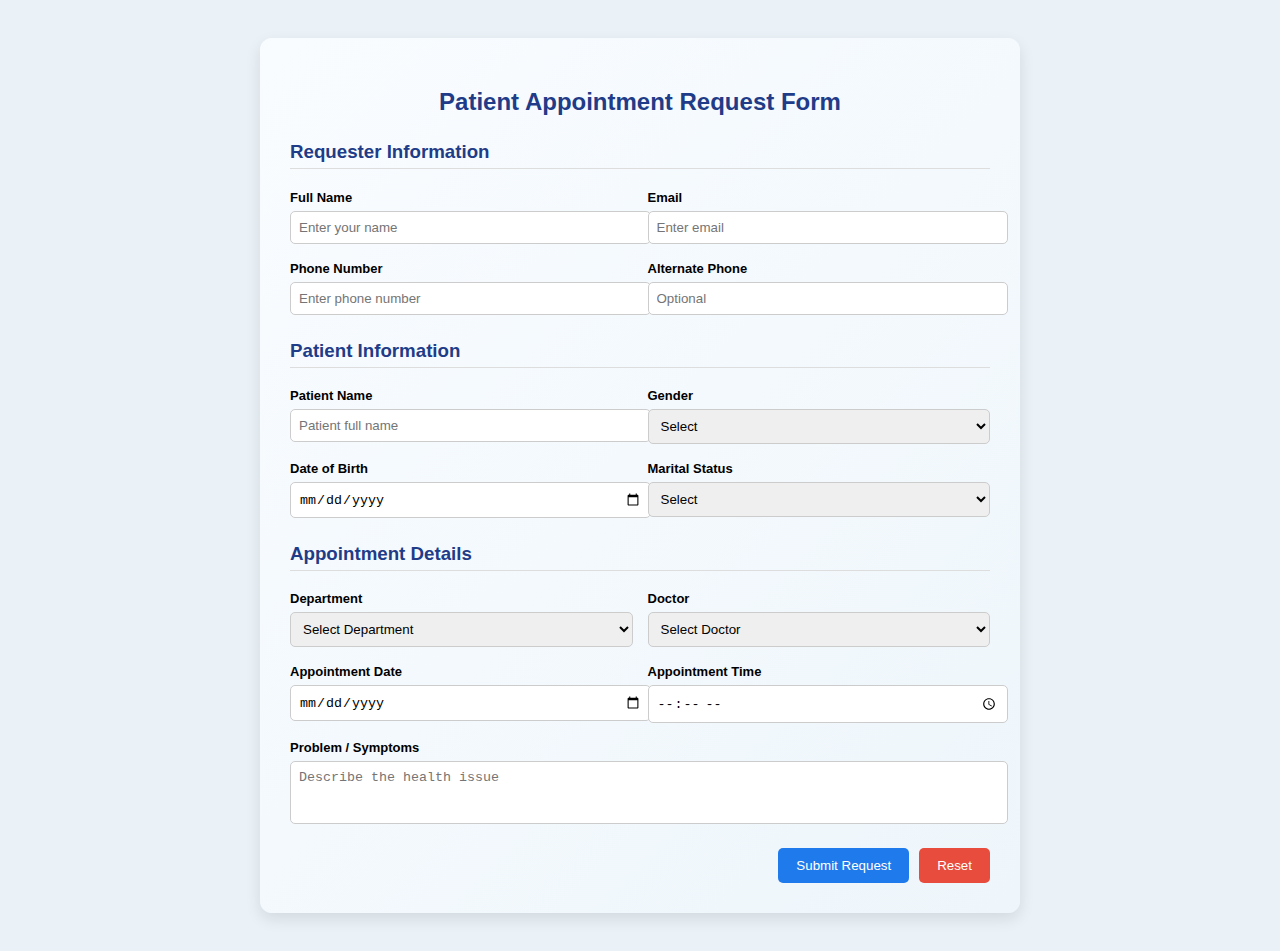
<file: Appoinment_form.html>
<!DOCTYPE html>
<html>
<head>
  <title>Patient Appointment Request</title>
  <link rel="stylesheet" href="./Appointment_form.css">
</head>

<body>

<form class="appointment-form" id="appointmentForm">
  <h2>Patient Appointment Request Form</h2>

  <!-- Requester Information -->
  <h3>Requester Information</h3>

  <div class="row">
    <div>
      <label>Full Name</label>
      <input type="text" id="fullName" placeholder="Enter your name">
    </div>

    <div>
      <label>Email</label>
      <input type="email" id="email" placeholder="Enter email">
    </div>
  </div>

  <div class="row">
    <div>
      <label>Phone Number</label>
      <input type="text" id="phone" placeholder="Enter phone number">
    </div>

    <div>
      <label>Alternate Phone</label>
      <input type="text" id="altPhone" placeholder="Optional">
    </div>
  </div>

  <!-- Patient Information -->
  <h3>Patient Information</h3>

  <div class="row">
    <div>
      <label>Patient Name</label>
      <input type="text" id="patientName" placeholder="Patient full name" required>
    </div>

    <div>
      <label>Gender</label>
      <select id="gender" required>
        <option value="">Select</option>
        <option>Male</option>
        <option>Female</option>
        <option>Other</option>
      </select>
    </div>
  </div>

  <div class="row">
    <div>
      <label>Date of Birth</label>
      <input type="date" id="dob">
    </div>

    <div>
      <label>Marital Status</label>
      <select id="maritalStatus">
        <option value="">Select</option>
        <option>Single</option>
        <option>Married</option>
        <option>Widowed</option>
      </select>
    </div>
  </div>

  <!-- Appointment Details -->
  <h3>Appointment Details</h3>

  <div class="row">
    <div>
      <label>Department</label>
      <select id="department" required>
        <option value="">Select Department</option>
        <option>General</option>
        <option>Cardiology</option>
        <option>Orthopedics</option>
        <option>Neurology</option>
      </select>
    </div>

    <div>
      <label>Doctor</label>
      <select id="doctor" required>
        <option value="">Select Doctor</option>
        <option>Dr. Ayush</option>
        <option>Dr. Nikhlesh</option>
        <option>Dr. Rahul</option>
      </select>
    </div>
  </div>

  <div class="row">
    <div>
      <label>Appointment Date</label>
      <input type="date" id="appDate" required>
    </div>

    <div>
      <label>Appointment Time</label>
      <input type="time" id="appTime" required>
    </div>
  </div>

  <label>Problem / Symptoms</label>
  <textarea rows="3" id="symptoms" placeholder="Describe the health issue"></textarea>

  <div class="btn-group">
    <button type="submit">Submit Request</button>
    <button type="reset">Reset</button>
  </div>

</form>

<script src="appointment.js"></script>

</body>
</html>
</file>
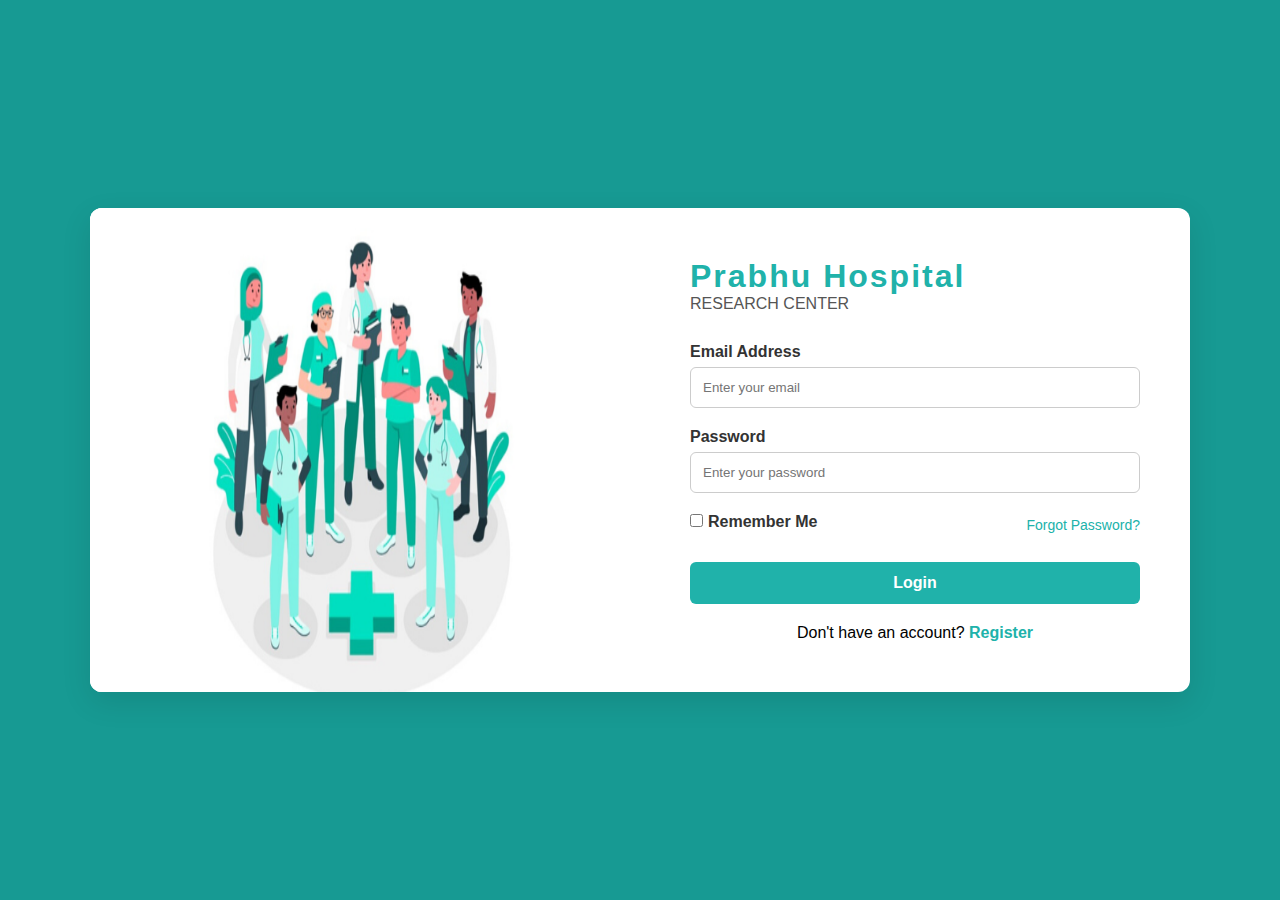
<file: login.html>
<!DOCTYPE html>
<html lang="en">
<head>
    <meta charset="UTF-8">
    <meta name="viewport" content="width=device-width, initial-scale=1.0">

    <title>Prabhu Hospital</title>

    <!-- Favicon -->
    <link rel="icon" href="data:image/svg+xml,
    <svg xmlns='http://www.w3.org/2000/svg' viewBox='0 0 100 100'>
    <text y='0.9em' font-size='90'>🏥</text>
    </svg>">

    <!-- CSS -->
    <link rel="stylesheet" href="login.css">
</head>
<body>

    <div class="container">

        <!-- Left Image Section -->
        <div class="left_image">
            <img src="image.png" alt="Hospital Team">
        </div>

        <!-- Right Form Section -->
        <div class="right_form">
            <form>
                <h1>Prabhu Hospital</h1>
                <p class="subtitle">RESEARCH CENTER</p>

                <label for="email">Email Address</label>
                <input type="email" placeholder="Enter your email"  id="email" required>

                <label for="pass">Password</label>
                <input type="password" placeholder="Enter your password"  id="pass" required>

                <div class="forget_remember">
                    <div class=" remember">
                        <input type="checkbox" id="remember">
                        <label for="remember">Remember Me</label>
                    </div>
                    <a href="#">Forgot Password?</a>
                </div>

                <button type="submit">Login</button>

                <p class="register">
                    Don't have an account?
                    <a href="#">Register</a>
                </p>
            </form>
        </div>

    </div>

</body>
</html>
</file>
<file: Appointment_form.css>
body {

font-family: Arial, sans-serif;

background-color: #eaf2f8;

display: flex;

justify-content: center;

padding: 30px;

}

.appointment-form {

background: linear-gradient(135deg, #f9fcff, #eef6fb);
width: 700px;
padding: 30px;
border-radius: 12px;
box-shadow: 0 6px 15px rgba(0,0,0,0.1);
}

.appointment-form h2 {

text-align: center;

color: #1f3c88;

margin-bottom: 20px;

}

.appointment-form h3 {

color: #1f3c88;

border-bottom: 1px solid #ddd;

padding-bottom: 5px;

margin-top: 25px;

}

.row {

display: flex;

gap: 15px;

margin-bottom: 15px;

}

.row div {

flex: 1;

}

label {

font-size: 13px;

font-weight: bold;

}

input, select, textarea {

width: 100%;

padding: 8px;

margin-top: 5px;

border: 1px solid #ccc;

border-radius: 5px;

}

textarea {

resize: none;

}

.btn-group {

display: flex;

justify-content: flex-end;

gap: 10px;

margin-top: 20px;

}

button {

padding: 10px 18px;

border: none;

border-radius: 5px;

cursor: pointer;

color: white;

}

button[type="submit"] {

background-color: #1f7aec;

}

button[type="reset"] {

background-color: #e74c3c;

}
</file>
<file: login.css>
* {
    margin: 0;
    padding: 0;
    box-sizing: border-box;
    font-family: Arial, Helvetica, sans-serif;
}

body {
    background: #f4f7fb;
    display: flex;
    justify-content: center;
    align-items: center;
    height: 100vh;
        background: #179a93;
}

/* Main container */
.container {
    width: 90%;
    max-width: 1100px;
    background: #fff;
    display: flex;
    border-radius: 12px;
    overflow: hidden;
    box-shadow: 0 10px 30px rgba(0,0,0,0.1);
}

/* Left image */
.left_image {
    width: 50%;
    background: #f1f9f9;
    display: flex;
    justify-content: center;
    align-items: center;
}

.left_image img {
    width: 100%;
    height: 100%;
}

/* Right form */
.right_form {
    width: 50%;
    padding: 50px;
    display: flex;
    align-items: center;
}

form {
    width: 100%;
}

h1 {
    color: #20b2aa;
    font-size: 32px;
    letter-spacing: 2px;
}

.subtitle {
    color: #555;
    margin-bottom: 30px;
}

label {
    display: block;
    margin-bottom: 6px;
    font-weight: bold;
    color: #333;
}

input[type="email"],
input[type="password"] {
    width: 100%;
    padding: 12px;
    margin-bottom: 20px;
    border-radius: 6px;
    border: 1px solid #ccc;
    outline: none;
}

input:focus {
    border-color: #20b2aa;
}

/* Remember & forgot */
.forget_remember {
    display: flex;
    justify-content: space-between;
    align-items: center;
    margin-bottom: 25px;
}

.forget_remember .remember{
    display: flex;
    align-items: baseline;
    justify-content: center;
    gap: 5px;
}

.forget_remember a {
    text-decoration: none;
    color: #20b2aa;
    font-size: 14px;
}

button {
    width: 100%;
    padding: 12px;
    background: #20b2aa;
    border: none;
    color: white;
    font-size: 16px;
    border-radius: 6px;
    cursor: pointer;
    font-weight: 800;
}

button:hover {
    background: #179a93;
}

.register {
    text-align: center;
    margin-top: 20px;
}

.register a {
    color: #20b2aa;
    text-decoration: none;
    font-weight: bold;
}
</file>
